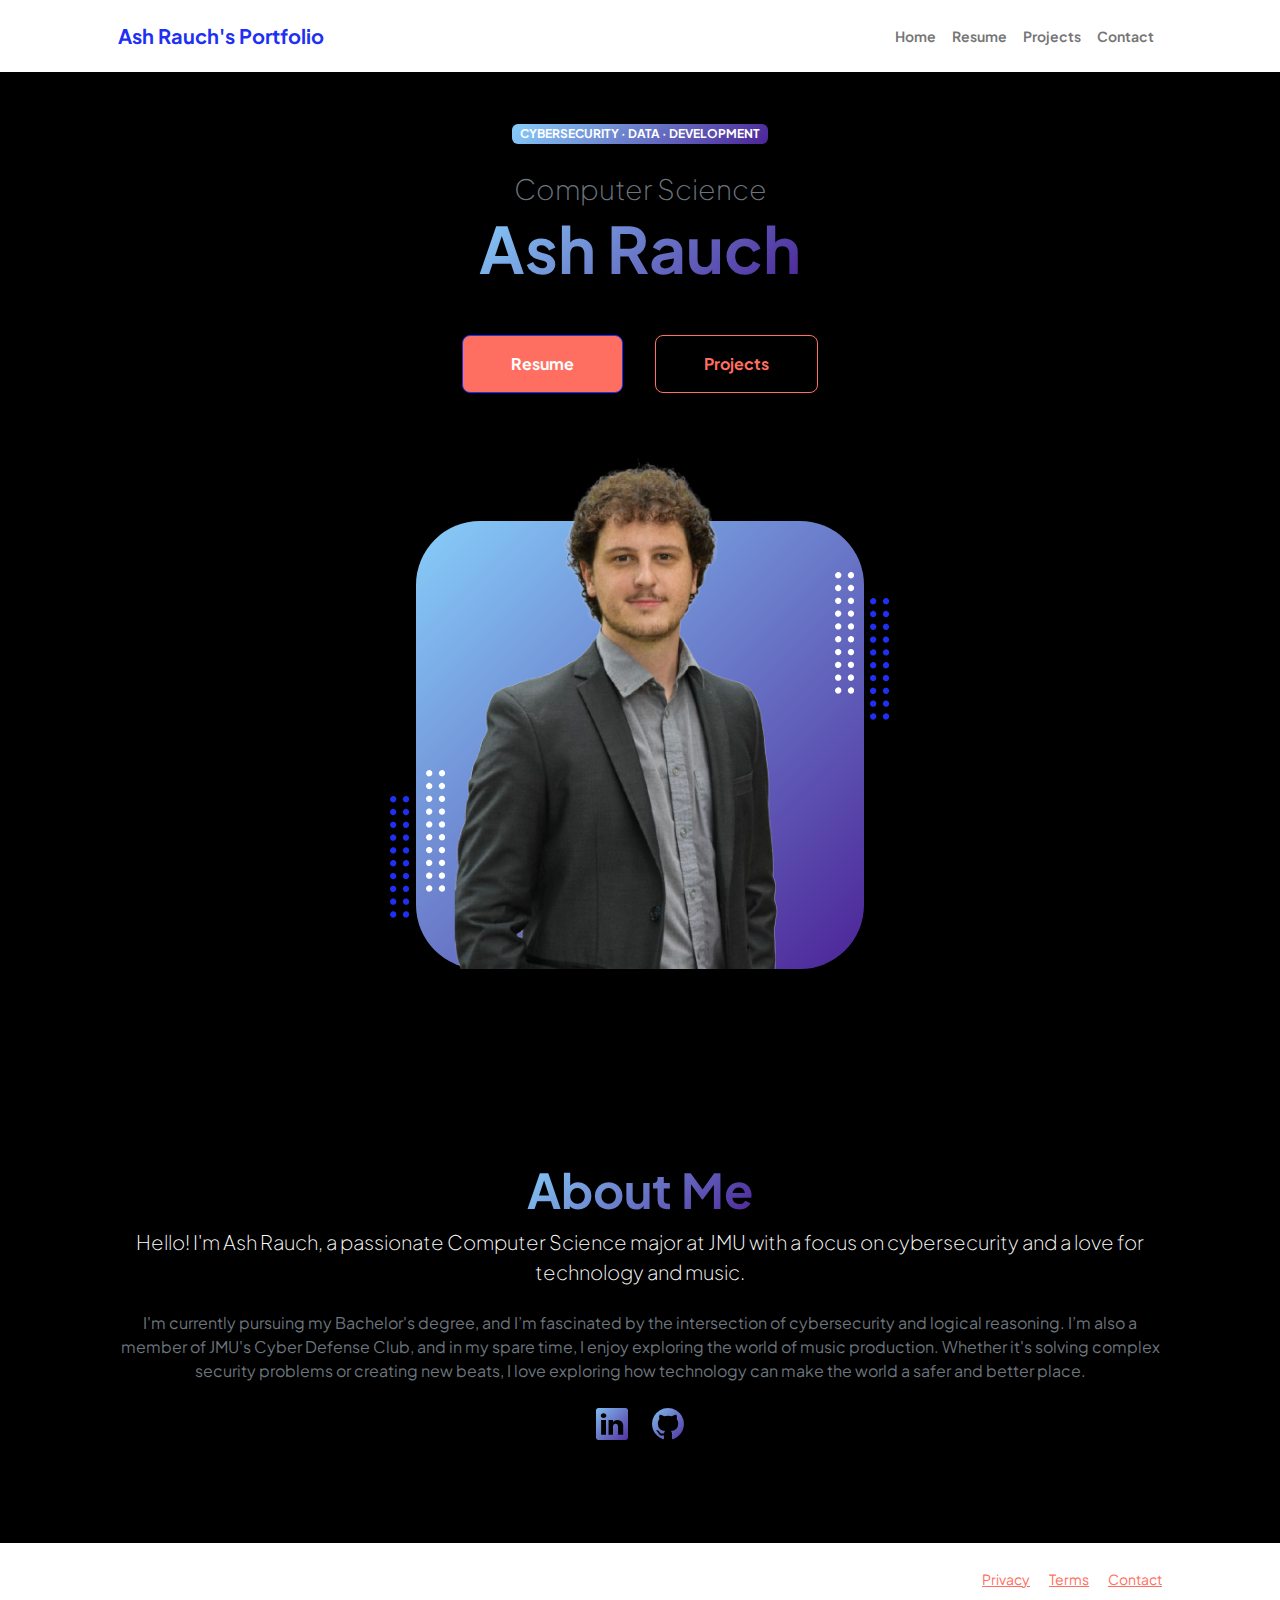
<file: index.html>
<!DOCTYPE html>
<html lang="en">
    <head>
        <meta charset="utf-8" />
        <meta name="viewport" content="width=device-width, initial-scale=1, shrink-to-fit=no" />
        <meta name="description" content="" />
        <meta name="author" content="" />
        <title>Ash Rauch</title>
        <!-- Favicon-->
        <link rel="icon" type="image/x-icon" href="assets/spinv.ico" />
        <!-- Custom Google font-->
        <link rel="preconnect" href="https://fonts.googleapis.com" />
        <link rel="preconnect" href="https://fonts.gstatic.com" crossorigin />
        <link href="https://fonts.googleapis.com/css2?family=Plus+Jakarta+Sans:wght@100;200;300;400;500;600;700;800;900&amp;display=swap" rel="stylesheet" />
        <!-- Bootstrap icons-->
        <link href="https://cdn.jsdelivr.net/npm/bootstrap-icons@1.8.1/font/bootstrap-icons.css" rel="stylesheet" />
        <!-- Core theme CSS (includes Bootstrap)-->
        <link href="css/styles.css" rel="stylesheet" />
    </head>
    <body class="d-flex flex-column h-100">
        <main class="flex-shrink-0">
            <!-- Navigation-->
            <nav class="navbar navbar-expand-lg navbar-light bg-white py-3">
                <div class="container px-5">
                    <a class="navbar-brand" href="index.html"><span class="fw-bolder text-primary">Ash Rauch's Portfolio</span></a>
                    <button class="navbar-toggler" type="button" data-bs-toggle="collapse" data-bs-target="#navbarSupportedContent" aria-controls="navbarSupportedContent" aria-expanded="false" aria-label="Toggle navigation"><span class="navbar-toggler-icon"></span></button>
                    <div class="collapse navbar-collapse" id="navbarSupportedContent">
                        <ul class="navbar-nav ms-auto mb-2 mb-lg-0 small fw-bolder">
                            <li class="nav-item"><a class="nav-link" href="index.html">Home</a></li>
                            <li class="nav-item"><a class="nav-link" href="resume.html">Resume</a></li>
                            <li class="nav-item"><a class="nav-link" href="projects.html">Projects</a></li>
                            <li class="nav-item"><a class="nav-link" href="contact.html">Contact</a></li>
                        </ul>
                    </div>
                </div>
            </nav>
            <!-- Header-->
            <header class="py-5">
                <div class="container px-5 pb-5">
                    <div class="row gx-5 align-items-center">
                        <div class="col-xxl-5">
                            <!-- Header text content-->
                            <div class="text-center text-xxl-start">
                                <div class="badge bg-gradient-primary-to-secondary text-white mb-4"><div class="text-uppercase">Cybersecurity &middot; Data &middot; Development</div></div>
                                <div class="fs-3 fw-light text-muted">Computer Science</div>
                                <h1 class="display-3 fw-bolder mb-5"><span class="text-gradient d-inline">Ash Rauch</span></h1>
                                <div class="d-grid gap-3 d-sm-flex justify-content-sm-center justify-content-xxl-start mb-3">
                                    <a class="btn btn-primary btn-lg px-5 py-3 me-sm-3 fs-6 fw-bolder" href="resume.html">Resume</a>
                                    <a class="btn btn-outline-dark btn-lg px-5 py-3 fs-6 fw-bolder" href="projects.html">Projects</a>
                                </div>
                            </div>
                        </div>
                        <div class="col-xxl-7">
                            <!-- Header profile picture-->
                            <div class="d-flex justify-content-center mt-5 mt-xxl-0">
                                <div class="profile bg-gradient-primary-to-secondary">
                                    <!-- TIP: For best results, use a photo with a transparent background like the demo example below-->
                                    <!-- Watch a tutorial on how to do this on YouTube (link)-->
                                    <img class="profile-img" src="assets/headshotNoBackground.png" alt="..." />
                                    <div class="dots-1">
                                        <!-- SVG Dots-->
                                        <svg version="1.1" xmlns="http://www.w3.org/2000/svg" xmlns:xlink="http://www.w3.org/1999/xlink" x="0px" y="0px" viewBox="0 0 191.6 1215.4" style="enable-background: new 0 0 191.6 1215.4" xml:space="preserve">
                                            <g transform="translate(0.000000,1280.000000) scale(0.100000,-0.100000)">
                                                <path d="M227.7,12788.6c-105-35-200-141-222-248c-43-206,163-412,369-369c155,32,275,190,260,339c-11,105-90,213-190,262        C383.7,12801.6,289.7,12808.6,227.7,12788.6z"></path>
                                                <path d="M1507.7,12788.6c-151-50-253-216-222-362c25-119,136-230,254-255c194-41,395,142,375,339c-11,105-90,213-190,262        C1663.7,12801.6,1569.7,12808.6,1507.7,12788.6z"></path>
                                                <path d="M227.7,11508.6c-105-35-200-141-222-248c-43-206,163-412,369-369c155,32,275,190,260,339c-11,105-90,213-190,262        C383.7,11521.6,289.7,11528.6,227.7,11508.6z"></path>
                                                <path d="M1507.7,11508.6c-151-50-253-216-222-362c25-119,136-230,254-255c194-41,395,142,375,339c-11,105-90,213-190,262        C1663.7,11521.6,1569.7,11528.6,1507.7,11508.6z"></path>
                                                <path d="M227.7,10228.6c-105-35-200-141-222-248c-43-206,163-412,369-369c155,32,275,190,260,339c-11,105-90,213-190,262        C383.7,10241.6,289.7,10248.6,227.7,10228.6z"></path>
                                                <path d="M1507.7,10228.6c-105-35-200-141-222-248c-43-206,163-412,369-369c155,32,275,190,260,339c-11,105-90,213-190,262        C1663.7,10241.6,1569.7,10248.6,1507.7,10228.6z"></path>
                                                <path d="M227.7,8948.6c-105-35-200-141-222-248c-43-206,163-412,369-369c155,32,275,190,260,339c-11,105-90,213-190,262        C383.7,8961.6,289.7,8968.6,227.7,8948.6z"></path>
                                                <path d="M1507.7,8948.6c-105-35-200-141-222-248c-43-206,163-412,369-369c155,32,275,190,260,339c-11,105-90,213-190,262        C1663.7,8961.6,1569.7,8968.6,1507.7,8948.6z"></path>
                                                <path d="M227.7,7668.6c-105-35-200-141-222-248c-43-206,163-412,369-369c155,32,275,190,260,339c-11,105-90,213-190,262        C383.7,7681.6,289.7,7688.6,227.7,7668.6z"></path>
                                                <path d="M1507.7,7668.6c-105-35-200-141-222-248c-43-206,163-412,369-369c155,32,275,190,260,339c-11,105-90,213-190,262        C1663.7,7681.6,1569.7,7688.6,1507.7,7668.6z"></path>
                                                <path d="M227.7,6388.6c-105-35-200-141-222-248c-43-206,163-412,369-369c155,32,275,190,260,339c-11,105-90,213-190,262        C383.7,6401.6,289.7,6408.6,227.7,6388.6z"></path>
                                                <path d="M1507.7,6388.6c-105-35-200-141-222-248c-43-206,163-412,369-369c155,32,275,190,260,339c-11,105-90,213-190,262        C1663.7,6401.6,1569.7,6408.6,1507.7,6388.6z"></path>
                                                <path d="M227.7,5108.6c-105-35-200-141-222-248c-43-206,163-412,369-369c155,32,275,190,260,339c-11,105-90,213-190,262        C383.7,5121.6,289.7,5128.6,227.7,5108.6z"></path>
                                                <path d="M1507.7,5108.6c-105-35-200-141-222-248c-43-206,163-412,369-369c155,32,275,190,260,339c-11,105-90,213-190,262        C1663.7,5121.6,1569.7,5128.6,1507.7,5108.6z"></path>
                                                <path d="M227.7,3828.6c-105-35-200-141-222-248c-43-206,163-412,369-369c155,32,275,190,260,339c-11,105-90,213-190,262        C383.7,3841.6,289.7,3848.6,227.7,3828.6z"></path>
                                                <path d="M1507.7,3828.6c-105-35-200-141-222-248c-43-206,163-412,369-369c155,32,275,190,260,339c-11,105-90,213-190,262        C1663.7,3841.6,1569.7,3848.6,1507.7,3828.6z"></path>
                                                <path d="M227.7,2548.6c-105-35-200-141-222-248c-43-206,163-412,369-369c155,32,275,190,260,339c-11,105-90,213-190,262        C383.7,2561.6,289.7,2568.6,227.7,2548.6z"></path>
                                                <path d="M1507.7,2548.6c-105-35-200-141-222-248c-43-206,163-412,369-369c155,32,275,190,260,339c-11,105-90,213-190,262        C1663.7,2561.6,1569.7,2568.6,1507.7,2548.6z"></path>
                                                <path d="M227.7,1268.6c-105-35-200-141-222-248c-43-206,163-412,369-369c155,32,275,190,260,339c-11,105-90,213-190,262        C383.7,1281.6,289.7,1288.6,227.7,1268.6z"></path>
                                                <path d="M1507.7,1268.6c-105-35-200-141-222-248c-43-206,163-412,369-369c155,32,275,190,260,339c-11,105-90,213-190,262        C1663.7,1281.6,1569.7,1288.6,1507.7,1268.6z"></path>
                                            </g>
                                        </svg>
                                        <!-- END of SVG dots-->
                                    </div>
                                    <div class="dots-2">
                                        <!-- SVG Dots-->
                                        <svg version="1.1" xmlns="http://www.w3.org/2000/svg" xmlns:xlink="http://www.w3.org/1999/xlink" x="0px" y="0px" viewBox="0 0 191.6 1215.4" style="enable-background: new 0 0 191.6 1215.4" xml:space="preserve">
                                            <g transform="translate(0.000000,1280.000000) scale(0.100000,-0.100000)">
                                                <path d="M227.7,12788.6c-105-35-200-141-222-248c-43-206,163-412,369-369c155,32,275,190,260,339c-11,105-90,213-190,262        C383.7,12801.6,289.7,12808.6,227.7,12788.6z"></path>
                                                <path d="M1507.7,12788.6c-151-50-253-216-222-362c25-119,136-230,254-255c194-41,395,142,375,339c-11,105-90,213-190,262        C1663.7,12801.6,1569.7,12808.6,1507.7,12788.6z"></path>
                                                <path d="M227.7,11508.6c-105-35-200-141-222-248c-43-206,163-412,369-369c155,32,275,190,260,339c-11,105-90,213-190,262        C383.7,11521.6,289.7,11528.6,227.7,11508.6z"></path>
                                                <path d="M1507.7,11508.6c-151-50-253-216-222-362c25-119,136-230,254-255c194-41,395,142,375,339c-11,105-90,213-190,262        C1663.7,11521.6,1569.7,11528.6,1507.7,11508.6z"></path>
                                                <path d="M227.7,10228.6c-105-35-200-141-222-248c-43-206,163-412,369-369c155,32,275,190,260,339c-11,105-90,213-190,262        C383.7,10241.6,289.7,10248.6,227.7,10228.6z"></path>
                                                <path d="M1507.7,10228.6c-105-35-200-141-222-248c-43-206,163-412,369-369c155,32,275,190,260,339c-11,105-90,213-190,262        C1663.7,10241.6,1569.7,10248.6,1507.7,10228.6z"></path>
                                                <path d="M227.7,8948.6c-105-35-200-141-222-248c-43-206,163-412,369-369c155,32,275,190,260,339c-11,105-90,213-190,262        C383.7,8961.6,289.7,8968.6,227.7,8948.6z"></path>
                                                <path d="M1507.7,8948.6c-105-35-200-141-222-248c-43-206,163-412,369-369c155,32,275,190,260,339c-11,105-90,213-190,262        C1663.7,8961.6,1569.7,8968.6,1507.7,8948.6z"></path>
                                                <path d="M227.7,7668.6c-105-35-200-141-222-248c-43-206,163-412,369-369c155,32,275,190,260,339c-11,105-90,213-190,262        C383.7,7681.6,289.7,7688.6,227.7,7668.6z"></path>
                                                <path d="M1507.7,7668.6c-105-35-200-141-222-248c-43-206,163-412,369-369c155,32,275,190,260,339c-11,105-90,213-190,262        C1663.7,7681.6,1569.7,7688.6,1507.7,7668.6z"></path>
                                                <path d="M227.7,6388.6c-105-35-200-141-222-248c-43-206,163-412,369-369c155,32,275,190,260,339c-11,105-90,213-190,262        C383.7,6401.6,289.7,6408.6,227.7,6388.6z"></path>
                                                <path d="M1507.7,6388.6c-105-35-200-141-222-248c-43-206,163-412,369-369c155,32,275,190,260,339c-11,105-90,213-190,262        C1663.7,6401.6,1569.7,6408.6,1507.7,6388.6z"></path>
                                                <path d="M227.7,5108.6c-105-35-200-141-222-248c-43-206,163-412,369-369c155,32,275,190,260,339c-11,105-90,213-190,262        C383.7,5121.6,289.7,5128.6,227.7,5108.6z"></path>
                                                <path d="M1507.7,5108.6c-105-35-200-141-222-248c-43-206,163-412,369-369c155,32,275,190,260,339c-11,105-90,213-190,262        C1663.7,5121.6,1569.7,5128.6,1507.7,5108.6z"></path>
                                                <path d="M227.7,3828.6c-105-35-200-141-222-248c-43-206,163-412,369-369c155,32,275,190,260,339c-11,105-90,213-190,262        C383.7,3841.6,289.7,3848.6,227.7,3828.6z"></path>
                                                <path d="M1507.7,3828.6c-105-35-200-141-222-248c-43-206,163-412,369-369c155,32,275,190,260,339c-11,105-90,213-190,262        C1663.7,3841.6,1569.7,3848.6,1507.7,3828.6z"></path>
                                                <path d="M227.7,2548.6c-105-35-200-141-222-248c-43-206,163-412,369-369c155,32,275,190,260,339c-11,105-90,213-190,262        C383.7,2561.6,289.7,2568.6,227.7,2548.6z"></path>
                                                <path d="M1507.7,2548.6c-105-35-200-141-222-248c-43-206,163-412,369-369c155,32,275,190,260,339c-11,105-90,213-190,262        C1663.7,2561.6,1569.7,2568.6,1507.7,2548.6z"></path>
                                                <path d="M227.7,1268.6c-105-35-200-141-222-248c-43-206,163-412,369-369c155,32,275,190,260,339c-11,105-90,213-190,262        C383.7,1281.6,289.7,1288.6,227.7,1268.6z"></path>
                                                <path d="M1507.7,1268.6c-105-35-200-141-222-248c-43-206,163-412,369-369c155,32,275,190,260,339c-11,105-90,213-190,262        C1663.7,1281.6,1569.7,1288.6,1507.7,1268.6z"></path>
                                            </g>
                                        </svg>
                                        <!-- END of SVG dots-->
                                    </div>
                                    <div class="dots-3">
                                        <!-- SVG Dots-->
                                        <svg version="1.1" xmlns="http://www.w3.org/2000/svg" xmlns:xlink="http://www.w3.org/1999/xlink" x="0px" y="0px" viewBox="0 0 191.6 1215.4" style="enable-background: new 0 0 191.6 1215.4" xml:space="preserve">
                                            <g transform="translate(0.000000,1280.000000) scale(0.100000,-0.100000)">
                                                <path d="M227.7,12788.6c-105-35-200-141-222-248c-43-206,163-412,369-369c155,32,275,190,260,339c-11,105-90,213-190,262        C383.7,12801.6,289.7,12808.6,227.7,12788.6z"></path>
                                                <path d="M1507.7,12788.6c-151-50-253-216-222-362c25-119,136-230,254-255c194-41,395,142,375,339c-11,105-90,213-190,262        C1663.7,12801.6,1569.7,12808.6,1507.7,12788.6z"></path>
                                                <path d="M227.7,11508.6c-105-35-200-141-222-248c-43-206,163-412,369-369c155,32,275,190,260,339c-11,105-90,213-190,262        C383.7,11521.6,289.7,11528.6,227.7,11508.6z"></path>
                                                <path d="M1507.7,11508.6c-151-50-253-216-222-362c25-119,136-230,254-255c194-41,395,142,375,339c-11,105-90,213-190,262        C1663.7,11521.6,1569.7,11528.6,1507.7,11508.6z"></path>
                                                <path d="M227.7,10228.6c-105-35-200-141-222-248c-43-206,163-412,369-369c155,32,275,190,260,339c-11,105-90,213-190,262        C383.7,10241.6,289.7,10248.6,227.7,10228.6z"></path>
                                                <path d="M1507.7,10228.6c-105-35-200-141-222-248c-43-206,163-412,369-369c155,32,275,190,260,339c-11,105-90,213-190,262        C1663.7,10241.6,1569.7,10248.6,1507.7,10228.6z"></path>
                                                <path d="M227.7,8948.6c-105-35-200-141-222-248c-43-206,163-412,369-369c155,32,275,190,260,339c-11,105-90,213-190,262        C383.7,8961.6,289.7,8968.6,227.7,8948.6z"></path>
                                                <path d="M1507.7,8948.6c-105-35-200-141-222-248c-43-206,163-412,369-369c155,32,275,190,260,339c-11,105-90,213-190,262        C1663.7,8961.6,1569.7,8968.6,1507.7,8948.6z"></path>
                                                <path d="M227.7,7668.6c-105-35-200-141-222-248c-43-206,163-412,369-369c155,32,275,190,260,339c-11,105-90,213-190,262        C383.7,7681.6,289.7,7688.6,227.7,7668.6z"></path>
                                                <path d="M1507.7,7668.6c-105-35-200-141-222-248c-43-206,163-412,369-369c155,32,275,190,260,339c-11,105-90,213-190,262        C1663.7,7681.6,1569.7,7688.6,1507.7,7668.6z"></path>
                                                <path d="M227.7,6388.6c-105-35-200-141-222-248c-43-206,163-412,369-369c155,32,275,190,260,339c-11,105-90,213-190,262        C383.7,6401.6,289.7,6408.6,227.7,6388.6z"></path>
                                                <path d="M1507.7,6388.6c-105-35-200-141-222-248c-43-206,163-412,369-369c155,32,275,190,260,339c-11,105-90,213-190,262        C1663.7,6401.6,1569.7,6408.6,1507.7,6388.6z"></path>
                                                <path d="M227.7,5108.6c-105-35-200-141-222-248c-43-206,163-412,369-369c155,32,275,190,260,339c-11,105-90,213-190,262        C383.7,5121.6,289.7,5128.6,227.7,5108.6z"></path>
                                                <path d="M1507.7,5108.6c-105-35-200-141-222-248c-43-206,163-412,369-369c155,32,275,190,260,339c-11,105-90,213-190,262        C1663.7,5121.6,1569.7,5128.6,1507.7,5108.6z"></path>
                                                <path d="M227.7,3828.6c-105-35-200-141-222-248c-43-206,163-412,369-369c155,32,275,190,260,339c-11,105-90,213-190,262        C383.7,3841.6,289.7,3848.6,227.7,3828.6z"></path>
                                                <path d="M1507.7,3828.6c-105-35-200-141-222-248c-43-206,163-412,369-369c155,32,275,190,260,339c-11,105-90,213-190,262        C1663.7,3841.6,1569.7,3848.6,1507.7,3828.6z"></path>
                                                <path d="M227.7,2548.6c-105-35-200-141-222-248c-43-206,163-412,369-369c155,32,275,190,260,339c-11,105-90,213-190,262        C383.7,2561.6,289.7,2568.6,227.7,2548.6z"></path>
                                                <path d="M1507.7,2548.6c-105-35-200-141-222-248c-43-206,163-412,369-369c155,32,275,190,260,339c-11,105-90,213-190,262        C1663.7,2561.6,1569.7,2568.6,1507.7,2548.6z"></path>
                                                <path d="M227.7,1268.6c-105-35-200-141-222-248c-43-206,163-412,369-369c155,32,275,190,260,339c-11,105-90,213-190,262        C383.7,1281.6,289.7,1288.6,227.7,1268.6z"></path>
                                                <path d="M1507.7,1268.6c-105-35-200-141-222-248c-43-206,163-412,369-369c155,32,275,190,260,339c-11,105-90,213-190,262        C1663.7,1281.6,1569.7,1288.6,1507.7,1268.6z"></path>
                                            </g>
                                        </svg>
                                        <!-- END of SVG dots-->
                                    </div>
                                    <div class="dots-4">
                                        <!-- SVG Dots-->
                                        <svg version="1.1" xmlns="http://www.w3.org/2000/svg" xmlns:xlink="http://www.w3.org/1999/xlink" x="0px" y="0px" viewBox="0 0 191.6 1215.4" style="enable-background: new 0 0 191.6 1215.4" xml:space="preserve">
                                            <g transform="translate(0.000000,1280.000000) scale(0.100000,-0.100000)">
                                                <path d="M227.7,12788.6c-105-35-200-141-222-248c-43-206,163-412,369-369c155,32,275,190,260,339c-11,105-90,213-190,262        C383.7,12801.6,289.7,12808.6,227.7,12788.6z"></path>
                                                <path d="M1507.7,12788.6c-151-50-253-216-222-362c25-119,136-230,254-255c194-41,395,142,375,339c-11,105-90,213-190,262        C1663.7,12801.6,1569.7,12808.6,1507.7,12788.6z"></path>
                                                <path d="M227.7,11508.6c-105-35-200-141-222-248c-43-206,163-412,369-369c155,32,275,190,260,339c-11,105-90,213-190,262        C383.7,11521.6,289.7,11528.6,227.7,11508.6z"></path>
                                                <path d="M1507.7,11508.6c-151-50-253-216-222-362c25-119,136-230,254-255c194-41,395,142,375,339c-11,105-90,213-190,262        C1663.7,11521.6,1569.7,11528.6,1507.7,11508.6z"></path>
                                                <path d="M227.7,10228.6c-105-35-200-141-222-248c-43-206,163-412,369-369c155,32,275,190,260,339c-11,105-90,213-190,262        C383.7,10241.6,289.7,10248.6,227.7,10228.6z"></path>
                                                <path d="M1507.7,10228.6c-105-35-200-141-222-248c-43-206,163-412,369-369c155,32,275,190,260,339c-11,105-90,213-190,262        C1663.7,10241.6,1569.7,10248.6,1507.7,10228.6z"></path>
                                                <path d="M227.7,8948.6c-105-35-200-141-222-248c-43-206,163-412,369-369c155,32,275,190,260,339c-11,105-90,213-190,262        C383.7,8961.6,289.7,8968.6,227.7,8948.6z"></path>
                                                <path d="M1507.7,8948.6c-105-35-200-141-222-248c-43-206,163-412,369-369c155,32,275,190,260,339c-11,105-90,213-190,262        C1663.7,8961.6,1569.7,8968.6,1507.7,8948.6z"></path>
                                                <path d="M227.7,7668.6c-105-35-200-141-222-248c-43-206,163-412,369-369c155,32,275,190,260,339c-11,105-90,213-190,262        C383.7,7681.6,289.7,7688.6,227.7,7668.6z"></path>
                                                <path d="M1507.7,7668.6c-105-35-200-141-222-248c-43-206,163-412,369-369c155,32,275,190,260,339c-11,105-90,213-190,262        C1663.7,7681.6,1569.7,7688.6,1507.7,7668.6z"></path>
                                                <path d="M227.7,6388.6c-105-35-200-141-222-248c-43-206,163-412,369-369c155,32,275,190,260,339c-11,105-90,213-190,262        C383.7,6401.6,289.7,6408.6,227.7,6388.6z"></path>
                                                <path d="M1507.7,6388.6c-105-35-200-141-222-248c-43-206,163-412,369-369c155,32,275,190,260,339c-11,105-90,213-190,262        C1663.7,6401.6,1569.7,6408.6,1507.7,6388.6z"></path>
                                                <path d="M227.7,5108.6c-105-35-200-141-222-248c-43-206,163-412,369-369c155,32,275,190,260,339c-11,105-90,213-190,262        C383.7,5121.6,289.7,5128.6,227.7,5108.6z"></path>
                                                <path d="M1507.7,5108.6c-105-35-200-141-222-248c-43-206,163-412,369-369c155,32,275,190,260,339c-11,105-90,213-190,262        C1663.7,5121.6,1569.7,5128.6,1507.7,5108.6z"></path>
                                                <path d="M227.7,3828.6c-105-35-200-141-222-248c-43-206,163-412,369-369c155,32,275,190,260,339c-11,105-90,213-190,262        C383.7,3841.6,289.7,3848.6,227.7,3828.6z"></path>
                                                <path d="M1507.7,3828.6c-105-35-200-141-222-248c-43-206,163-412,369-369c155,32,275,190,260,339c-11,105-90,213-190,262        C1663.7,3841.6,1569.7,3848.6,1507.7,3828.6z"></path>
                                                <path d="M227.7,2548.6c-105-35-200-141-222-248c-43-206,163-412,369-369c155,32,275,190,260,339c-11,105-90,213-190,262        C383.7,2561.6,289.7,2568.6,227.7,2548.6z"></path>
                                                <path d="M1507.7,2548.6c-105-35-200-141-222-248c-43-206,163-412,369-369c155,32,275,190,260,339c-11,105-90,213-190,262        C1663.7,2561.6,1569.7,2568.6,1507.7,2548.6z"></path>
                                                <path d="M227.7,1268.6c-105-35-200-141-222-248c-43-206,163-412,369-369c155,32,275,190,260,339c-11,105-90,213-190,262        C383.7,1281.6,289.7,1288.6,227.7,1268.6z"></path>
                                                <path d="M1507.7,1268.6c-105-35-200-141-222-248c-43-206,163-412,369-369c155,32,275,190,260,339c-11,105-90,213-190,262        C1663.7,1281.6,1569.7,1288.6,1507.7,1268.6z"></path>
                                            </g>
                                        </svg>
                                        <!-- END of SVG dots-->
                                    </div>
                                </div>
                            </div>
                        </div>
                    </div>
                </div>
            </header>
            <!-- About Section-->
            <section class="bg-light py-5">
                <div class="container px-5">
                    <div class="row gx-5 justify-content-center">
                        <div class="col-xxl-8">
                            <div class="text-center my-5">
                                <h2 class="display-5 fw-bolder"><span class="text-gradient d-inline">About Me</span></h2>
                                <p class="lead fw-light mb-4">Hello! I'm Ash Rauch, a passionate Computer Science major at JMU with a focus on cybersecurity and a love for technology and music.</p>
                                <p class="text-muted">I'm currently pursuing my Bachelor's degree, and I’m fascinated by the intersection of cybersecurity and logical reasoning. 
                                    I’m also a member of JMU's Cyber Defense Club, and in my spare time, I enjoy exploring the world of music production. 
                                    Whether it's solving complex security problems or creating new beats, I love exploring how technology can make the world a safer and better place.</p>
                                <div class="d-flex justify-content-center fs-2 gap-4">
                                    <a class="text-gradient" href="https://linkedin.com/in/ashrauch" target="_blank"><i class="bi bi-linkedin"></i></a>
                                    <a class="text-gradient" href="https://github.com/ash-rauch" target="_blank"><i class="bi bi-github"></i></a>
                                </div>
                            </div>
                        </div>
                    </div>
                </div>
            </section>
        </main>
        <!-- Footer-->
        <footer class="bg-white py-4 mt-auto">
            <div class="container px-5">
                <div class="row align-items-center justify-content-between flex-column flex-sm-row">
                    <div class="col-auto"><div class="small m-0">Designed & Built by Ash Rauch &copy; 2024</div></div>
                    <div class="col-auto">
                        <a class="small" href="#!">Privacy</a>
                        <span class="mx-1">&middot;</span>
                        <a class="small" href="#!">Terms</a>
                        <span class="mx-1">&middot;</span>
                        <a class="small" href="contact.html">Contact</a>
                    </div>
                </div>
            </div>
        </footer>
        <!-- Bootstrap core JS-->
        <script src="https://cdn.jsdelivr.net/npm/bootstrap@5.2.3/dist/js/bootstrap.bundle.min.js"></script>
        <!-- Core theme JS-->
        <script src="js/scripts.js"></script>
    </body>
</html>
</file>
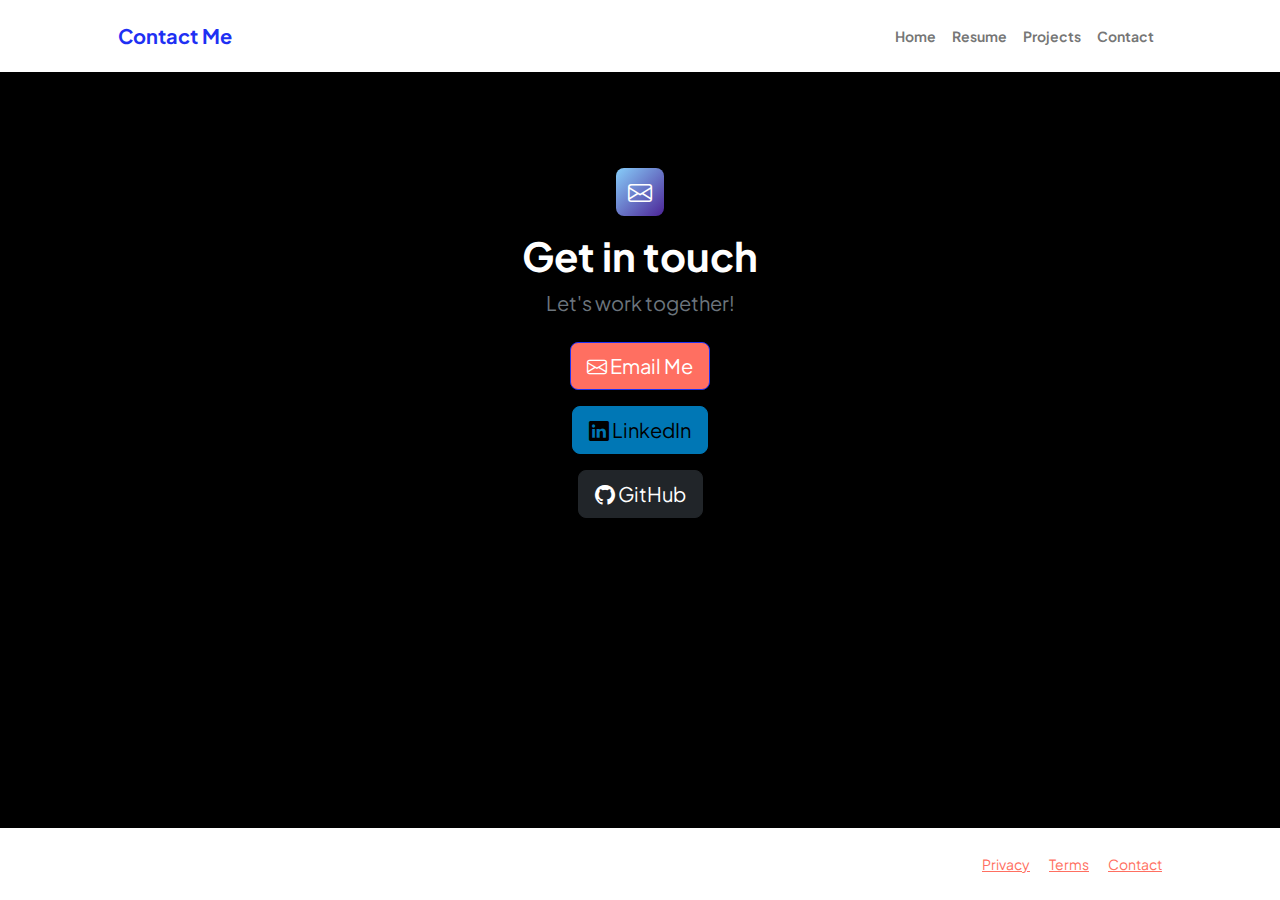
<file: contact.html>
<!DOCTYPE html>
<html lang="en">
    <head>
        <meta charset="utf-8" />
        <meta name="viewport" content="width=device-width, initial-scale=1, shrink-to-fit=no" />
        <meta name="description" content />
        <meta name="author" content />
        <title>Ash Rauch - Contact</title>
        <!-- Favicon-->
        <link rel="icon" type="image/x-icon" href="assets/spinv.ico" />
        <!-- Custom Google font-->
        <link rel="preconnect" href="https://fonts.googleapis.com" />
        <link rel="preconnect" href="https://fonts.gstatic.com" crossorigin />
        <link href="https://fonts.googleapis.com/css2?family=Plus+Jakarta+Sans:wght@100;200;300;400;500;600;700;800;900&amp;display=swap" rel="stylesheet" />
        <!-- Bootstrap icons-->
        <link href="https://cdn.jsdelivr.net/npm/bootstrap-icons@1.8.1/font/bootstrap-icons.css" rel="stylesheet" />
        <!-- Core theme CSS (includes Bootstrap)-->
        <link href="css/styles.css" rel="stylesheet" />
    </head>
    <body class="d-flex flex-column">
        <main class="flex-shrink-0">
            <!-- Navigation-->
            <nav class="navbar navbar-expand-lg navbar-light bg-white py-3">
                <div class="container px-5">
                    <a class="navbar-brand" href="index.html"><span class="fw-bolder text-primary">Contact Me</span></a>
                    <button class="navbar-toggler" type="button" data-bs-toggle="collapse" data-bs-target="#navbarSupportedContent" aria-controls="navbarSupportedContent" aria-expanded="false" aria-label="Toggle navigation"><span class="navbar-toggler-icon"></span></button>
                    <div class="collapse navbar-collapse" id="navbarSupportedContent">
                        <ul class="navbar-nav ms-auto mb-2 mb-lg-0 small fw-bolder">
                            <li class="nav-item"><a class="nav-link" href="index.html">Home</a></li>
                            <li class="nav-item"><a class="nav-link" href="resume.html">Resume</a></li>
                            <li class="nav-item"><a class="nav-link" href="projects.html">Projects</a></li>
                            <li class="nav-item"><a class="nav-link" href="contact.html">Contact</a></li>
                        </ul>
                    </div>
                </div>
            </nav>
            <!-- Page content-->
            <section class="py-5">
                <div class="container px-5">
                    <!-- Contact form-->
                    <div class="bg-light rounded-4 py-5 px-4 px-md-5">
                        <div class="text-center mb-5">
                            <div class="feature bg-primary bg-gradient-primary-to-secondary text-white rounded-3 mb-3"><i class="bi bi-envelope"></i></div>
                            <h1 class="fw-bolder">Get in touch</h1>
                            <p class="lead fw-normal text-muted mb-0">Let's work together!</p>
                            <div class="mt-4">
                                <p><a href="mailto:ashrauch1@gmail.com" class="btn btn-primary btn-lg"><i class="bi bi-envelope"></i> Email Me</a></p>
                                <p><a href="https://www.linkedin.com/in/ashrauch" target="_blank" class="btn btn-secondary btn-lg"><i class="bi bi-linkedin"></i> LinkedIn</a></p>
                                <p><a href="https://github.com/ash-rauch" target="_blank" class="btn btn-dark btn-lg"><i class="bi bi-github"></i> GitHub</a></p>
                            </div>
                        </div>
                    </div>
                </div>
            </section>
        </main>
        <!-- Footer-->
        <footer class="bg-white py-4 mt-auto">
            <div class="container px-5">
                <div class="row align-items-center justify-content-between flex-column flex-sm-row">
                    <div class="col-auto"><div class="small m-0">Copyright &copy; Your Website 2023</div></div>
                    <div class="col-auto">
                        <a class="small" href="#!">Privacy</a>
                        <span class="mx-1">&middot;</span>
                        <a class="small" href="#!">Terms</a>
                        <span class="mx-1">&middot;</span>
                        <a class="small" href="#!">Contact</a>
                    </div>
                </div>
            </div>
        </footer>
        <!-- Bootstrap core JS-->
        <script src="https://cdn.jsdelivr.net/npm/bootstrap@5.2.3/dist/js/bootstrap.bundle.min.js"></script>
        <!-- Core theme JS-->
        <script src="js/scripts.js"></script>
        <!-- * * * * * * * * * * * * * * * * * * * * * * * * * * * * * * * * * * * * * * * *-->
        <!-- * *                               SB Forms JS                               * *-->
        <!-- * * Activate your form at https://startbootstrap.com/solution/contact-forms * *-->
        <!-- * * * * * * * * * * * * * * * * * * * * * * * * * * * * * * * * * * * * * * * *-->
        <script src="https://cdn.startbootstrap.com/sb-forms-latest.js"></script>
    </body>
</html>
</file>
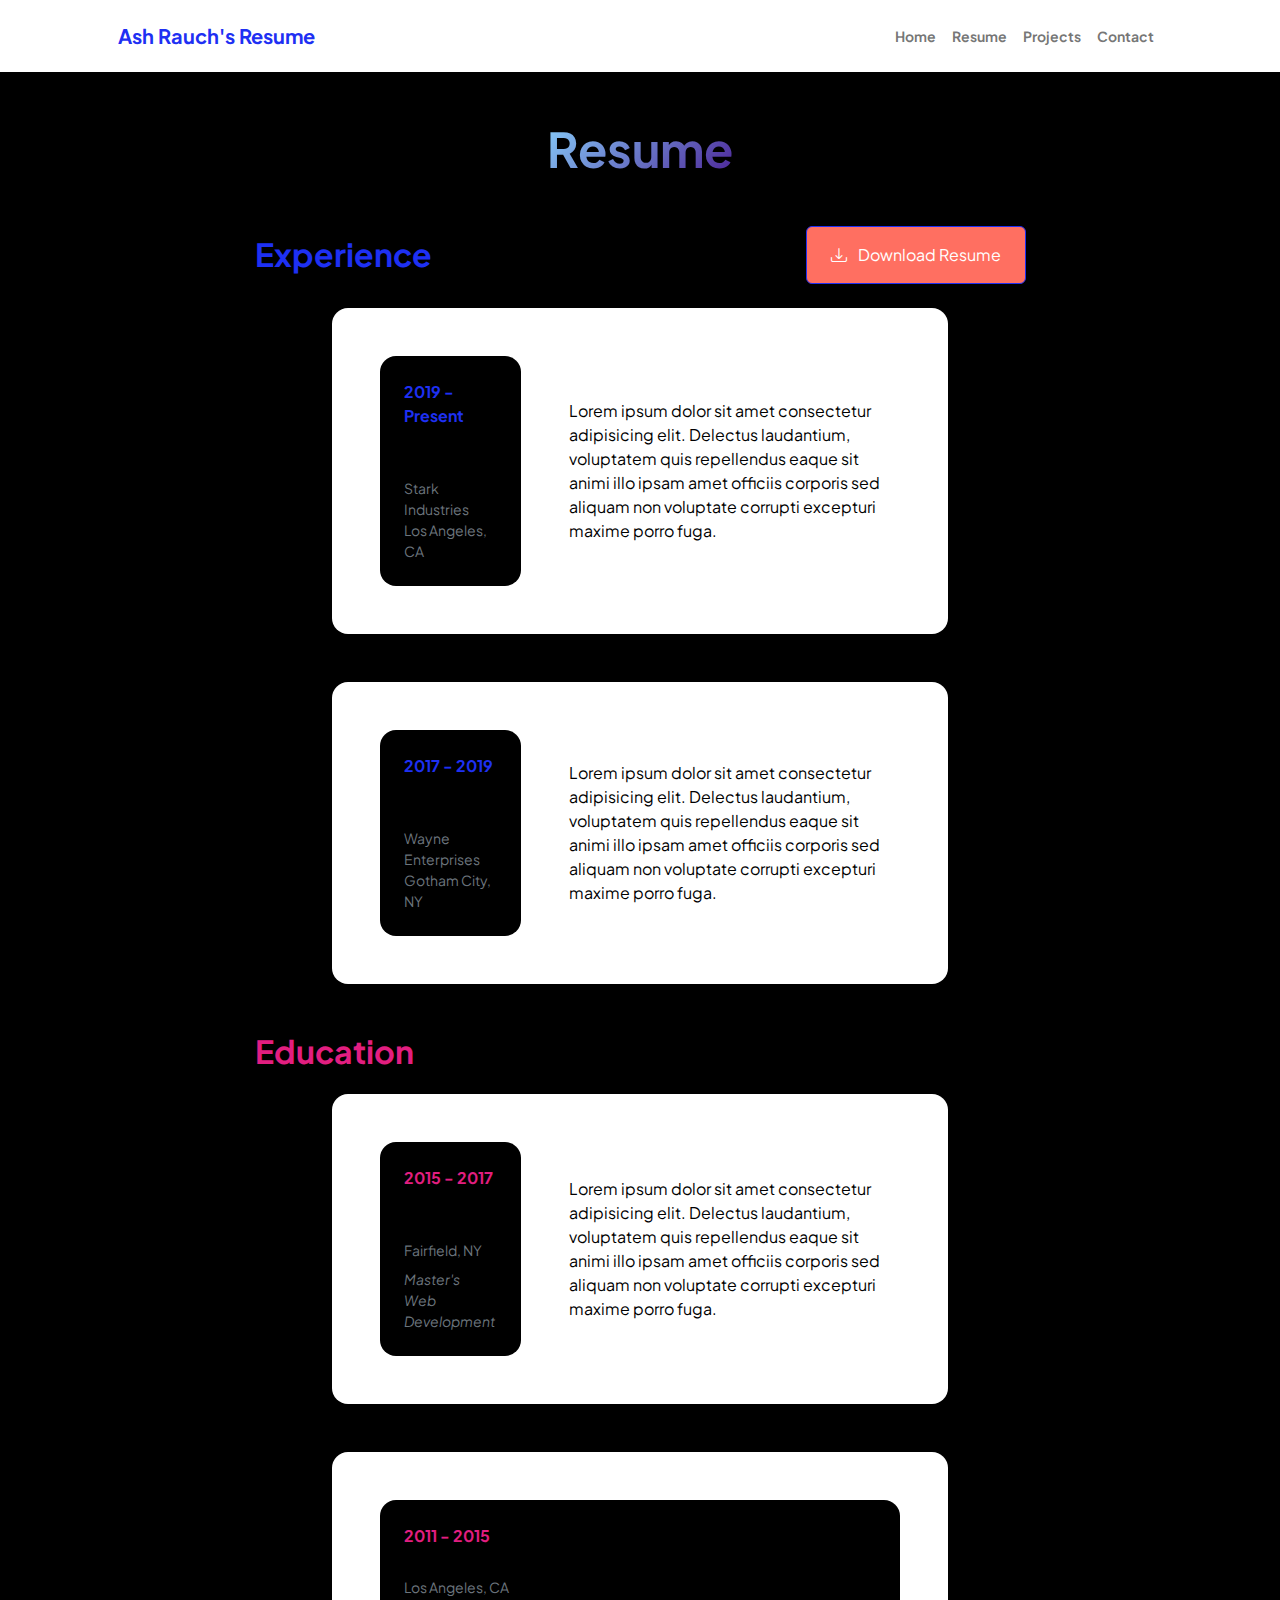
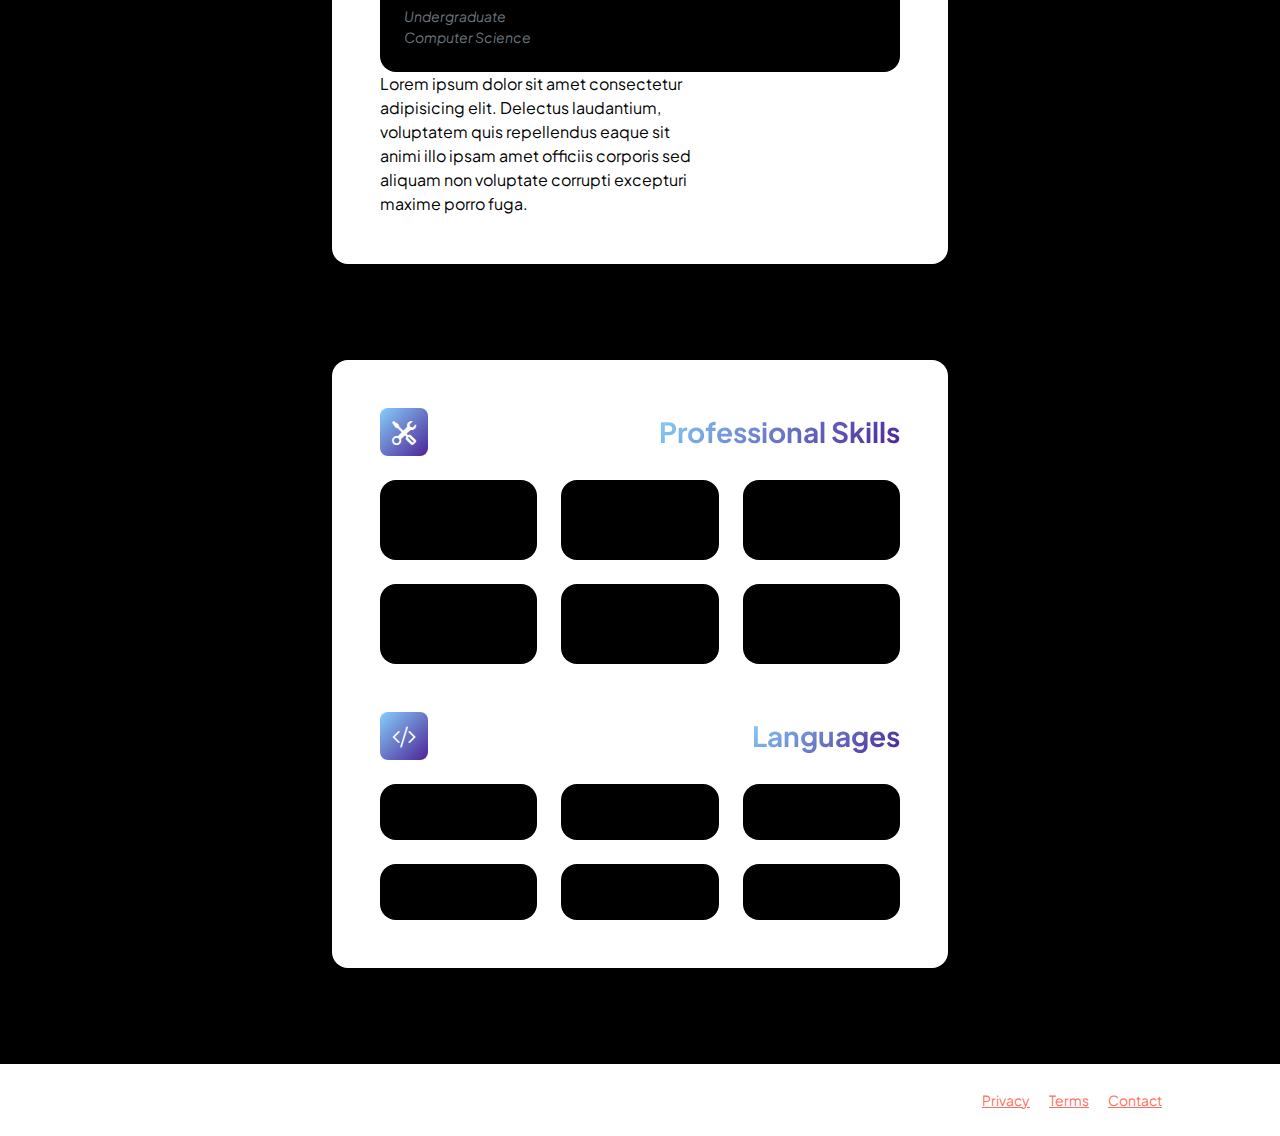
<file: resume.html>
<!DOCTYPE html>
<html lang="en">
    <head>
        <meta charset="utf-8" />
        <meta name="viewport" content="width=device-width, initial-scale=1, shrink-to-fit=no" />
        <meta name="description" content="" />
        <meta name="author" content="" />
        <title>Ash Rauch - Resume</title>
        <!-- Favicon-->
        <link rel="icon" type="image/x-icon" href="assets/spinv.ico" />
        <!-- Custom Google font-->
        <link rel="preconnect" href="https://fonts.googleapis.com" />
        <link rel="preconnect" href="https://fonts.gstatic.com" crossorigin />
        <link href="https://fonts.googleapis.com/css2?family=Plus+Jakarta+Sans:wght@100;200;300;400;500;600;700;800;900&amp;display=swap" rel="stylesheet" />
        <!-- Bootstrap icons-->
        <link href="https://cdn.jsdelivr.net/npm/bootstrap-icons@1.8.1/font/bootstrap-icons.css" rel="stylesheet" />
        <!-- Core theme CSS (includes Bootstrap)-->
        <link href="css/styles.css" rel="stylesheet" />
    </head>
    <body class="d-flex flex-column h-100 bg-light">
        <main class="flex-shrink-0">
            <!-- Navigation-->
            <nav class="navbar navbar-expand-lg navbar-light bg-white py-3">
                <div class="container px-5">
                    <a class="navbar-brand" href="index.html"><span class="fw-bolder text-primary">Ash Rauch's Resume</span></a>
                    <button class="navbar-toggler" type="button" data-bs-toggle="collapse" data-bs-target="#navbarSupportedContent" aria-controls="navbarSupportedContent" aria-expanded="false" aria-label="Toggle navigation"><span class="navbar-toggler-icon"></span></button>
                    <div class="collapse navbar-collapse" id="navbarSupportedContent">
                        <ul class="navbar-nav ms-auto mb-2 mb-lg-0 small fw-bolder">
                            <li class="nav-item"><a class="nav-link" href="index.html">Home</a></li>
                            <li class="nav-item"><a class="nav-link" href="resume.html">Resume</a></li>
                            <li class="nav-item"><a class="nav-link" href="projects.html">Projects</a></li>
                            <li class="nav-item"><a class="nav-link" href="contact.html">Contact</a></li>
                        </ul>
                    </div>
                </div>
            </nav>
            <!-- Page Content-->
            <div class="container px-5 my-5">
                <div class="text-center mb-5">
                    <h1 class="display-5 fw-bolder mb-0"><span class="text-gradient d-inline">Resume</span></h1>
                </div>
                <div class="row gx-5 justify-content-center">
                    <div class="col-lg-11 col-xl-9 col-xxl-8">
                        <!-- Experience Section-->
                        <section>
                            <div class="d-flex align-items-center justify-content-between mb-4">
                                <h2 class="text-primary fw-bolder mb-0">Experience</h2>
                                <!-- Download resume button-->
                                <!-- Note: Set the link href target to a PDF file within your project-->
                                <a class="btn btn-primary px-4 py-3" href="assets/Ash Rauch CS Resume[PUBLIC].pdf" target="_blank">
                                    <div class="d-inline-block bi bi-download me-2"></div>
                                    Download Resume
                                </a>
                            </div>
                            <!-- Experience Card 1-->
                            <div class="card shadow border-0 rounded-4 mb-5">
                                <div class="card-body p-5">
                                    <div class="row align-items-center gx-5">
                                        <div class="col text-center text-lg-start mb-4 mb-lg-0">
                                            <div class="bg-light p-4 rounded-4">
                                                <div class="text-primary fw-bolder mb-2">2019 - Present</div>
                                                <div class="small fw-bolder">Web Developer</div>
                                                <div class="small text-muted">Stark Industries</div>
                                                <div class="small text-muted">Los Angeles, CA</div>
                                            </div>
                                        </div>
                                        <div class="col-lg-8"><div>Lorem ipsum dolor sit amet consectetur adipisicing elit. Delectus laudantium, voluptatem quis repellendus eaque sit animi illo ipsam amet officiis corporis sed aliquam non voluptate corrupti excepturi maxime porro fuga.</div></div>
                                    </div>
                                </div>
                            </div>
                            <!-- Experience Card 2-->
                            <div class="card shadow border-0 rounded-4 mb-5">
                                <div class="card-body p-5">
                                    <div class="row align-items-center gx-5">
                                        <div class="col text-center text-lg-start mb-4 mb-lg-0">
                                            <div class="bg-light p-4 rounded-4">
                                                <div class="text-primary fw-bolder mb-2">2017 - 2019</div>
                                                <div class="small fw-bolder">SEM Specialist</div>
                                                <div class="small text-muted">Wayne Enterprises</div>
                                                <div class="small text-muted">Gotham City, NY</div>
                                            </div>
                                        </div>
                                        <div class="col-lg-8"><div>Lorem ipsum dolor sit amet consectetur adipisicing elit. Delectus laudantium, voluptatem quis repellendus eaque sit animi illo ipsam amet officiis corporis sed aliquam non voluptate corrupti excepturi maxime porro fuga.</div></div>
                                    </div>
                                </div>
                            </div>
                        </section>
                        <!-- Education Section-->
                        <section>
                            <h2 class="text-secondary fw-bolder mb-4">Education</h2>
                            <!-- Education Card 1-->
                            <div class="card shadow border-0 rounded-4 mb-5">
                                <div class="card-body p-5">
                                    <div class="row align-items-center gx-5">
                                        <div class="col text-center text-lg-start mb-4 mb-lg-0">
                                            <div class="bg-light p-4 rounded-4">
                                                <div class="text-secondary fw-bolder mb-2">2015 - 2017</div>
                                                <div class="mb-2">
                                                    <div class="small fw-bolder">Barnett College</div>
                                                    <div class="small text-muted">Fairfield, NY</div>
                                                </div>
                                                <div class="fst-italic">
                                                    <div class="small text-muted">Master's</div>
                                                    <div class="small text-muted">Web Development</div>
                                                </div>
                                            </div>
                                        </div>
                                        <div class="col-lg-8"><div>Lorem ipsum dolor sit amet consectetur adipisicing elit. Delectus laudantium, voluptatem quis repellendus eaque sit animi illo ipsam amet officiis corporis sed aliquam non voluptate corrupti excepturi maxime porro fuga.</div></div>
                                    </div>
                                </div>
                            </div>
                            <!-- Education Card 2-->
                            <div class="card shadow border-0 rounded-4 mb-5">
                                <div class="card-body p-5">
                                    <div class="row align-items-center gx-5">
                                        <div class="col text-center text-lg-start mb-4 mb-lg-0">
                                            <div class="bg-light p-4 rounded-4">
                                                <div class="text-secondary fw-bolder mb-2">2011 - 2015</div>
                                                <div class="mb-2">
                                                    <div class="small fw-bolder">ULA</div>
                                                    <div class="small text-muted">Los Angeles, CA</div>
                                                </div>
                                                <div class="fst-italic">
                                                    <div class="small text-muted">Undergraduate</div>
                                                    <div class="small text-muted">Computer Science</div>
                                                </div>
                                            </div>
                                        </div>
                                        <div class="col-lg-8"><div>Lorem ipsum dolor sit amet consectetur adipisicing elit. Delectus laudantium, voluptatem quis repellendus eaque sit animi illo ipsam amet officiis corporis sed aliquam non voluptate corrupti excepturi maxime porro fuga.</div></div>
                                    </div>
                                </div>
                            </div>
                        </section>
                        <!-- Divider-->
                        <div class="pb-5"></div>
                        <!-- Skills Section-->
                        <section>
                            <!-- Skillset Card-->
                            <div class="card shadow border-0 rounded-4 mb-5">
                                <div class="card-body p-5">
                                    <!-- Professional skills list-->
                                    <div class="mb-5">
                                        <div class="d-flex align-items-center mb-4">
                                            <div class="feature bg-primary bg-gradient-primary-to-secondary text-white rounded-3 me-3"><i class="bi bi-tools"></i></div>
                                            <h3 class="fw-bolder mb-0"><span class="text-gradient d-inline">Professional Skills</span></h3>
                                        </div>
                                        <div class="row row-cols-1 row-cols-md-3 mb-4">
                                            <div class="col mb-4 mb-md-0"><div class="d-flex align-items-center bg-light rounded-4 p-3 h-100">SEO/SEM Marketing</div></div>
                                            <div class="col mb-4 mb-md-0"><div class="d-flex align-items-center bg-light rounded-4 p-3 h-100">Statistical Analysis</div></div>
                                            <div class="col"><div class="d-flex align-items-center bg-light rounded-4 p-3 h-100">Web Development</div></div>
                                        </div>
                                        <div class="row row-cols-1 row-cols-md-3">
                                            <div class="col mb-4 mb-md-0"><div class="d-flex align-items-center bg-light rounded-4 p-3 h-100">Network Security</div></div>
                                            <div class="col mb-4 mb-md-0"><div class="d-flex align-items-center bg-light rounded-4 p-3 h-100">Adobe Software Suite</div></div>
                                            <div class="col"><div class="d-flex align-items-center bg-light rounded-4 p-3 h-100">User Interface Design</div></div>
                                        </div>
                                    </div>
                                    <!-- Languages list-->
                                    <div class="mb-0">
                                        <div class="d-flex align-items-center mb-4">
                                            <div class="feature bg-primary bg-gradient-primary-to-secondary text-white rounded-3 me-3"><i class="bi bi-code-slash"></i></div>
                                            <h3 class="fw-bolder mb-0"><span class="text-gradient d-inline">Languages</span></h3>
                                        </div>
                                        <div class="row row-cols-1 row-cols-md-3 mb-4">
                                            <div class="col mb-4 mb-md-0"><div class="d-flex align-items-center bg-light rounded-4 p-3 h-100">HTML</div></div>
                                            <div class="col mb-4 mb-md-0"><div class="d-flex align-items-center bg-light rounded-4 p-3 h-100">CSS</div></div>
                                            <div class="col"><div class="d-flex align-items-center bg-light rounded-4 p-3 h-100">JavaScript</div></div>
                                        </div>
                                        <div class="row row-cols-1 row-cols-md-3">
                                            <div class="col mb-4 mb-md-0"><div class="d-flex align-items-center bg-light rounded-4 p-3 h-100">Python</div></div>
                                            <div class="col mb-4 mb-md-0"><div class="d-flex align-items-center bg-light rounded-4 p-3 h-100">Ruby</div></div>
                                            <div class="col"><div class="d-flex align-items-center bg-light rounded-4 p-3 h-100">Node.js</div></div>
                                        </div>
                                    </div>
                                </div>
                            </div>
                        </section>
                    </div>
                </div>
            </div>
        </main>
        <!-- Footer-->
        <footer class="bg-white py-4 mt-auto">
            <div class="container px-5">
                <div class="row align-items-center justify-content-between flex-column flex-sm-row">
                    <div class="col-auto"><div class="small m-0">Copyright &copy; Your Website 2023</div></div>
                    <div class="col-auto">
                        <a class="small" href="#!">Privacy</a>
                        <span class="mx-1">&middot;</span>
                        <a class="small" href="#!">Terms</a>
                        <span class="mx-1">&middot;</span>
                        <a class="small" href="#!">Contact</a>
                    </div>
                </div>
            </div>
        </footer>
        <!-- Bootstrap core JS-->
        <script src="https://cdn.jsdelivr.net/npm/bootstrap@5.2.3/dist/js/bootstrap.bundle.min.js"></script>
        <!-- Core theme JS-->
        <script src="js/scripts.js"></script>
    </body>
</html>
</file>
